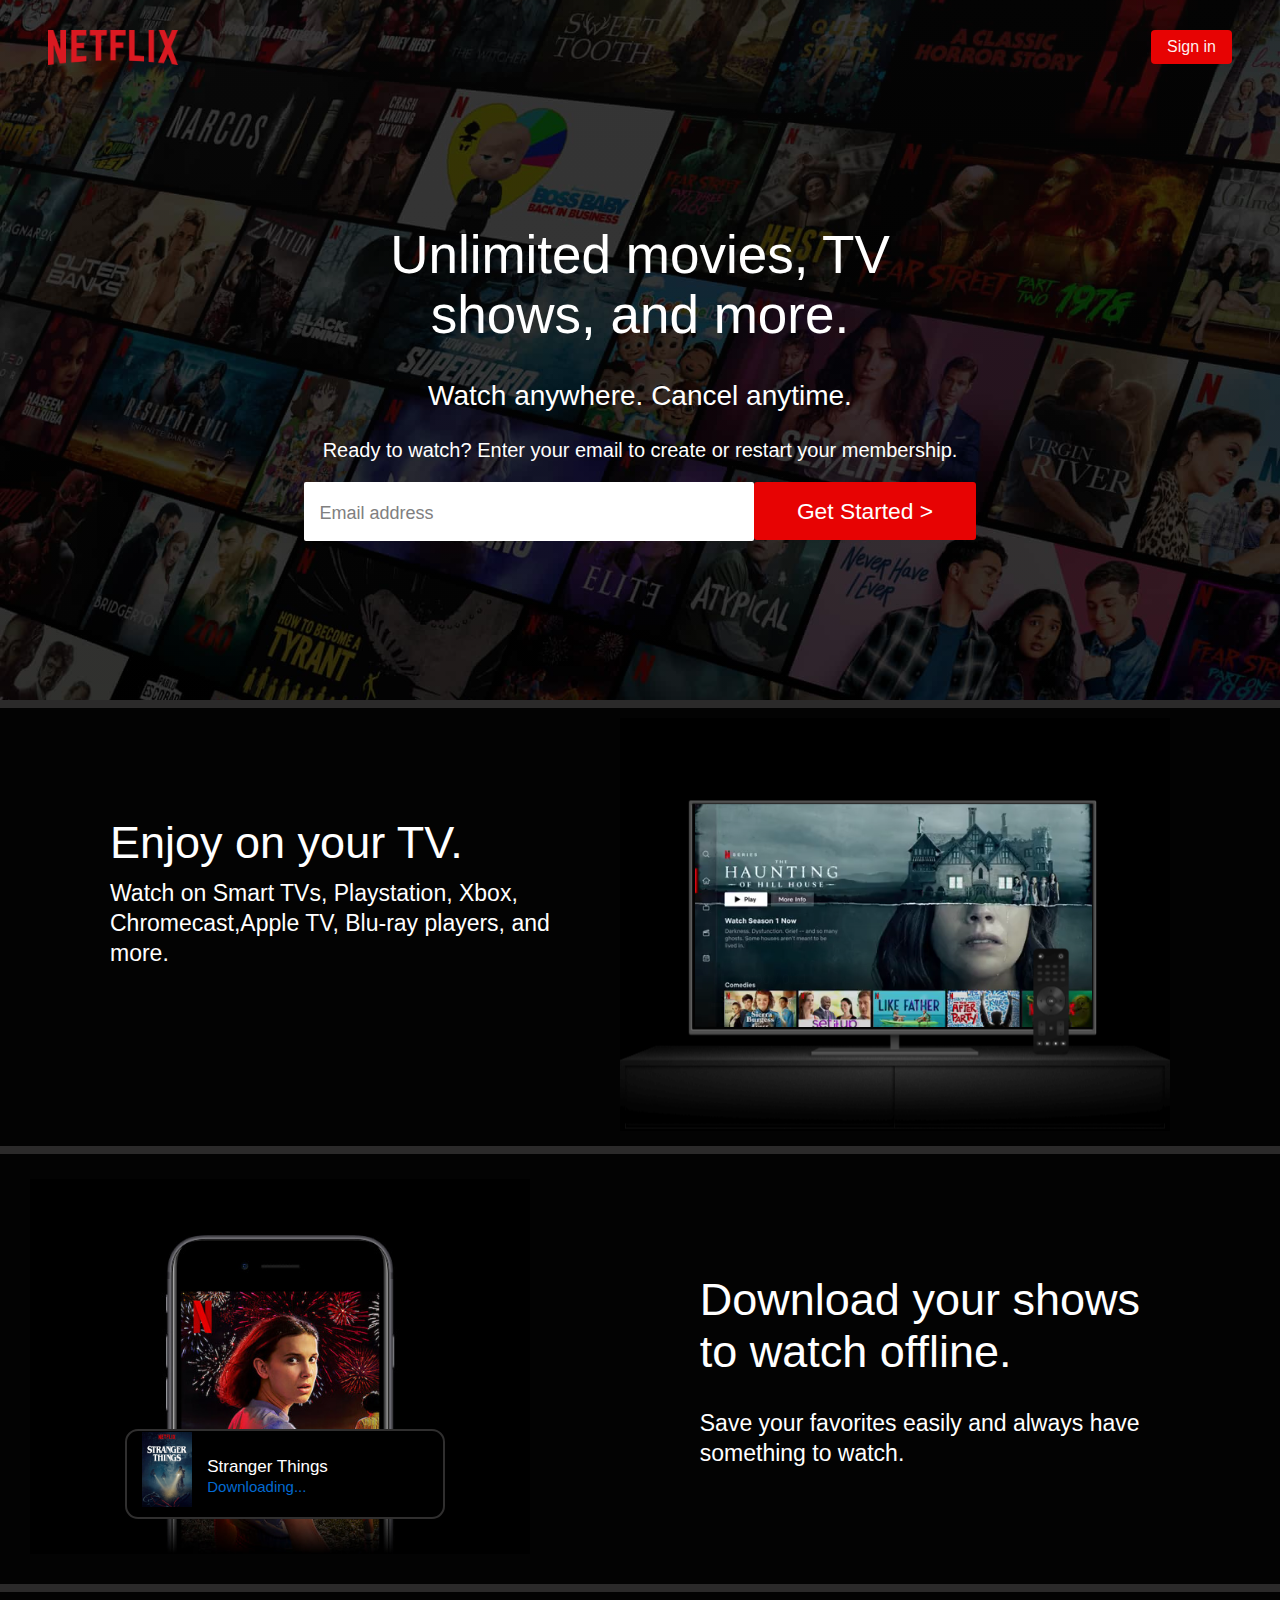
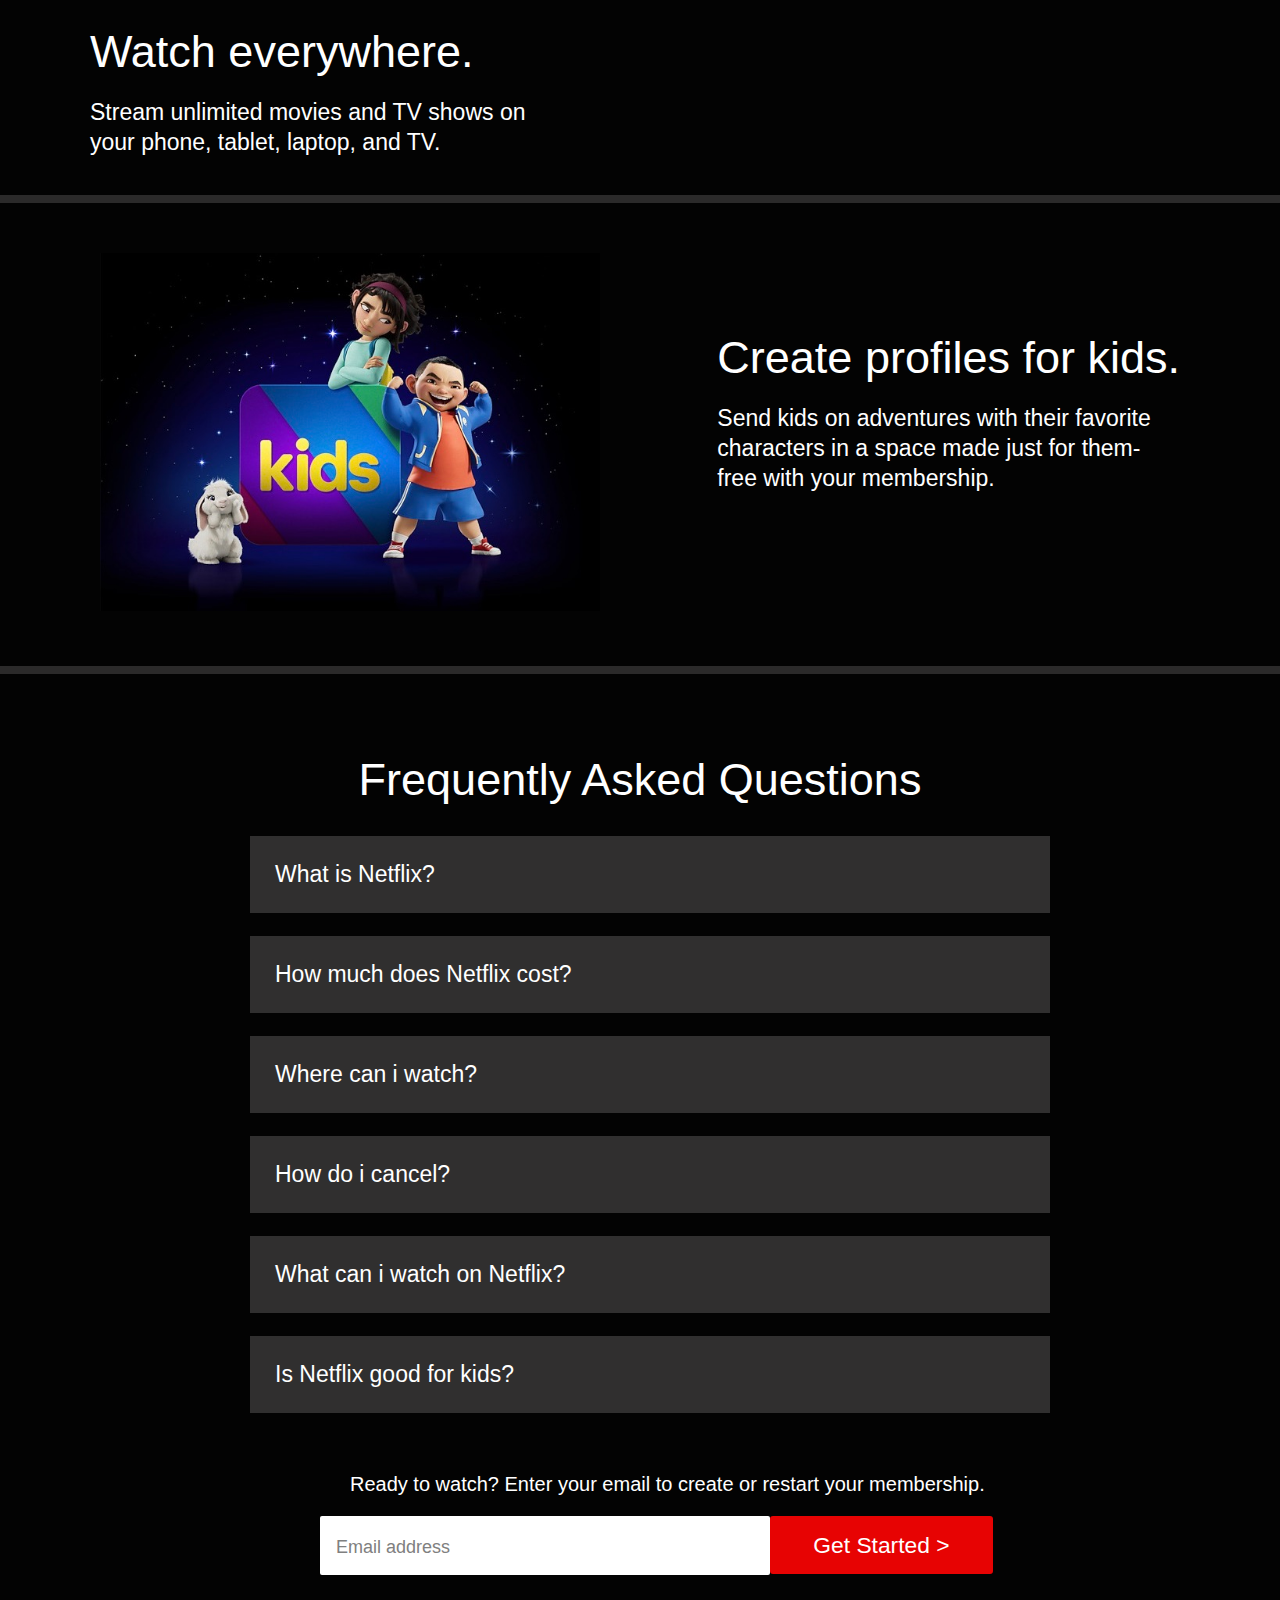
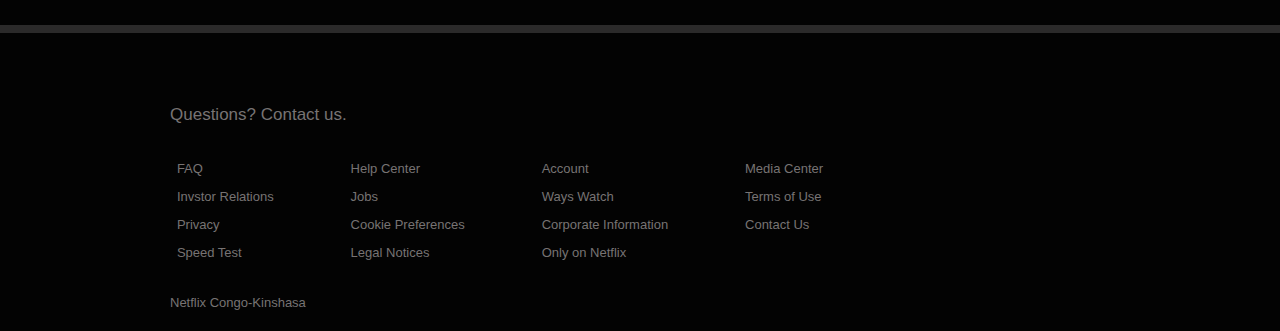
<file: index.html>
<!DOCTYPE html>
<html lang="en">

<head>
    <meta charset="UTF-8">
    <meta http-equiv="X-UA-Compatible" content="IE=edge">
    <meta name="netflix" content="width=device-width, initial-scale=1.0">
    <link rel="stylesheet" href="style.css">
    <title>Netflix</title>
</head>

<body>
    <header>
        <div class="container1">
            <nav class="nav-bar">
                <a href="index.html"><img src="image/logo.png" alt="logo"></a>
                <a href="formulaire.html"><button>Sign in</button></a>
            </nav>
            <div class="form">
                <h1>Unlimited movies, TV <br> shows, and more.</h1>
                <h3>Watch anywhere. Cancel anytime.</h3>
                <p>Ready to watch? Enter your email to create or restart your membership.</p>
                <div class="input-lab">
                    <input type="text" name="mail" id="mail" placeholder="Email address"><a href="#"><label for="Get">Get Started &gt;</label></a>
                </div>
            </div>
        </div>
    </header>
    <hr>
    <section>
        <div class="principal-main">
            <div class="section-main1">
                <h1>Enjoy on your TV.</h1>
                <p>
                    Watch on Smart TVs, Playstation, Xbox,<br> Chromecast,Apple TV, Blu-ray players, and <br> more.
                </p>
            </div>
            <div class="section-main2">
                <img src="image/tv.png" alt="">
                <div class="video">
                    <video src="video/WhatsApp Video 2021-07-24 at 14.20.19.mp4" type="video/mp4" loop autoplay muted controls></video>
                </div>
            </div>
        </div>
    </section>
    <hr>
    <section>
        <div class="principal2-main">
            <div class="main-photo">
                <img class="photo1" src="image/phone.jpeg" alt="">

            </div>
            <div class="seconde-photo">
                <img src="image/boxshot.png" alt="">
                <p>Stranger Things <br><a href="#">Downloading...</a></p>
            </div>
            <div class="main-para">
                <h1>Download your shows <br> to watch offline.</h1>
                <p>Save your favorites easily and always have <br> something to watch.</p>
            </div>
        </div>
    </section>
    <hr>
    <section>
        <div class="principal3-main">
            <h1>Watch everywhere.</h1>
            <p>Stream unlimited movies and TV shows on <br> your phone, tablet, laptop, and TV.</p>
        </div>
    </section>
    <hr>
    <section>
        <div class="principal4-main">
            <div class="photo-main">
                <img src="image/kids.jpg" alt="">
            </div>
            <div class="main-paragra">
                <h1>Create profiles for kids.</h1>
                <p>Send kids on adventures with their favorite <br> characters in a space made just for them- <br>free with your membership.</p>
            </div>
        </div>
    </section>
    <hr>
    <section>
        <div class="principal5-main">
            <h1>Frequently Asked Questions</h1>
            <div class="sect">
                <div class="sect-main">
                    <p>What is Netflix?</p>
                </div>
                <div class="sect-main">
                    <p>How much does Netflix cost?</p>
                </div>
                <div class="sect-main">
                    <p>Where can i watch?</p>
                </div>
                <div class="sect-main">
                    <p>How do i cancel?</p>
                </div>
                <div class="sect-main">
                    <p>What can i watch on Netflix?</p>
                </div>
                <div class="sect-main">
                    <p>Is Netflix good for kids?</p>
                </div>
            </div>
            <div class="sect-input">
                <p>Ready to watch? Enter your email to create or restart your membership.</p>
                <input type="text" name="mail" id="mails" placeholder="Email address"><a href="#"><label for="Get">Get Started &gt;</label></a>
            </div>
        </div>
    </section>
    <hr>
</body>
<footer>
    <div class="principal6-main">
        <h4>Questions? Contact us.</h4>
        <div class="foot-main">
            <div class="foot1">
                <p>FAQ</p>
                <p>Invstor Relations</p>
                <p>Privacy</p>
                <p>Speed Test</p>
            </div>
            <div class="foot1">
                <p>Help Center</p>
                <p>Jobs</p>
                <p>Cookie Preferences</p>
                <p>Legal Notices</p>
            </div>
            <div class="foot1">
                <p>Account</p>
                <p>Ways Watch</p>
                <p>Corporate Information</p>
                <p>Only on Netflix</p>
            </div>
            <div class="foot1">
                <p>Media Center</p>
                <p>Terms of Use</p>
                <p>Contact Us</p>
            </div>

        </div>
        <h5>Netflix Congo-Kinshasa</h5>
    </div>
</footer>

</html>
</file>
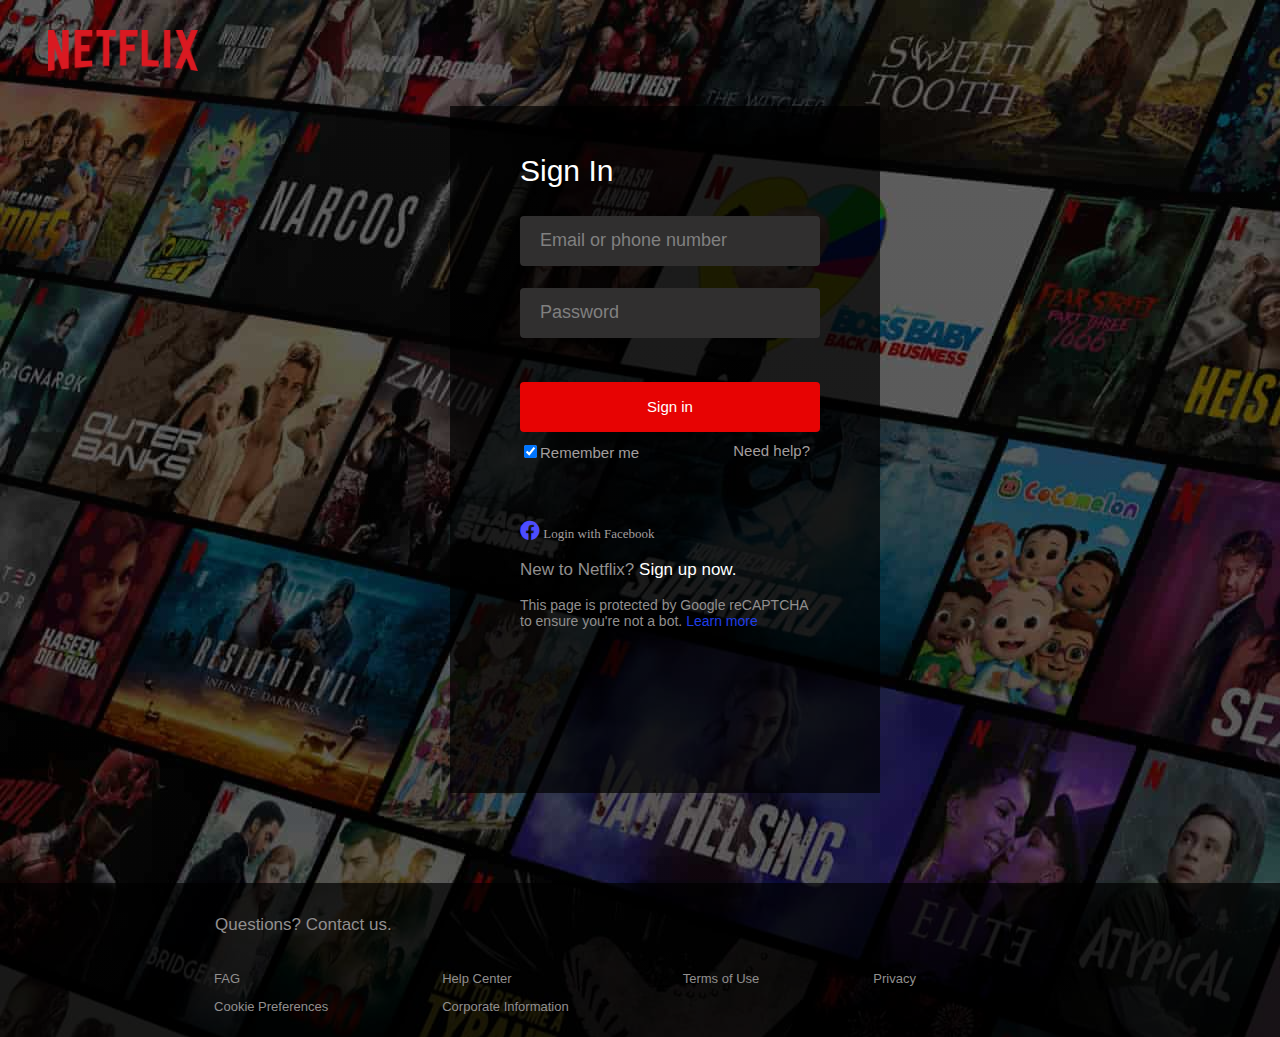
<file: formulaire.html>
<!DOCTYPE html>
<html lang="en">

<head>
    <meta charset="UTF-8">
    <meta http-equiv="X-UA-Compatible" content="IE=edge">
    <meta name="netflix" content="width=device-width, initial-scale=1.0">
    <link rel="stylesheet" href="style.css">
    <link rel="stylesheet" href="fontawesome/css/all.css">
    <title>Netflix</title>
</head>

<body>
    <header>
        <div class="container2">
            <nav class="nav-bar2">
                <a href="index.html"><img src="image/logo.png" alt="logo"></a>
            </nav>
            <div class="form-main">
                <form class="formule" action="formulaire.html">
                    <div class="lab">
                        <label class="label1" for="titre">Sign In</label>
                    </div>

                    <input class="input1" type="text" id="email" name="email" placeholder="Email or phone number"><br><br>
                    <input class="input1" type="password" id="password" name="password" placeholder="Password"><br><br><br>
                    <input class="input2" type="submit" value="Sign in">

                    <div class="bien">
                        <label for="rem"><input class="input3" type="checkbox" name="remember" value="R" checked>Remember me</label>
                        <label>Need help?</label>
                    </div>
                    <div class="bien2">
                        <a href="https://web.facebook.com/?_rdc=1&_rdr"><i class="fab fa-facebook" style="font-size: 20px; color: rgb(77, 77, 255);"><span class="span1"> Login with Facebook</span></i></a>
                        <h3>New to Netflix?<span class="span2"> Sign up now.</span></h3>
                        <p>This page is protected by Google reCAPTCHA to ensure you're not a bot. <span class="span3">Learn more</span></p>
                    </div>
                </form>
            </div>

            <div class="foot-formule">
                <h4>Questions? Contact us.</h4>
                <div class="foot-forme">
                    <div class="foot-form">
                        <p>FAG</p>
                        <p>Cookie Preferences</p>
                    </div>
                    <div class="foot-form">
                        <p>Help Center</p>
                        <p>Corporate Information</p>
                    </div>
                    <div class="foot-form">
                        <p>Terms of Use</p>
                    </div>
                    <div class="foot-form">
                        <p>Privacy</p>
                    </div>
                </div>
            </div>
        </div>
    </header>

</body>

</html>
</file>
<file: style.css>
/* Début du projet Netflix css */

* {
    box-sizing: border-box;
}

body,
html {
    margin: 0;
    padding: 0;
    color: white;
    font-size: 19px;
    background-color: rgb(3, 3, 3);
}


/* style du premier container */

.container1 {
    height: 700px;
    background: linear-gradient(rgba(5, 5, 5, 0.74), rgba(0, 0, 0, 0.733)), no-repeat center center /cover url("image/background.jpg");
}

.nav-bar {
    padding: 30px 48px;
    display: flex;
    justify-content: space-between;
}

.nav-bar img {
    width: 130px;
    height: auto;
}

.nav-bar button {
    padding: 8px 16px;
    background-color: rgb(231, 3, 3);
    color: rgba(255, 255, 255, 0.938);
    border: none;
    border-radius: 4px;
    font-family: sans-serif;
    font-size: 16px;
}

.form {
    text-align: center;
    margin-top: 125px;
}

.form h1 {
    font-family: "Netflix sans", "Helvetica Neue", Helvetica, Arial, sans-serif;
    font-weight: 500;
    font-size: 53px;
    line-height: 60px;
}

.form h3 {
    font-family: "Netflix sans", "Helvetica Neue", Helvetica, Arial, sans-serif;
    font-weight: 300;
    font-size: 28px;
    line-height: 30px;
}

.form p {
    font-family: "Netflix sans", "Helvetica Neue", Helvetica, Arial, sans-serif;
    font-weight: 300;
    font-size: 20px;
    line-height: -70px;
}

.form input {
    font-size: 1.2em;
    padding: 0.7em;
    width: 450px;
    border: none;
    border-radius: 2px;
    outline: none;
}

::placeholder {
    text-align: left;
    color: rgb(145, 143, 143);
    font-size: 0.7em;
}

.form label {
    font-size: 1.2rem;
    padding: 0.7em 1.9em;
    border-radius: 3px;
    background-color: rgb(231, 3, 3);
    font-family: Arial, Helvetica, sans-serif;
    font-weight: 100;
}

.form a {
    color: white;
    text-decoration: none;
}

hr {
    margin: 0;
    height: 8px;
    background-color: rgb(43, 42, 42);
    border: none;
}


/* style du deuxième container*/

.principal-main {
    padding: 10px 110px;
    display: flex;
    justify-content: space-between;
}

.section-main1 {
    margin-top: 90px;
}

.section-main1 h1 {
    font-family: "Netflix sans", "Helvetica Neue", Helvetica, Arial, sans-serif;
    font-size: 45px;
    line-height: 10px;
    font-weight: 500;
}

.section-main1 p {
    font-family: "Netflix sans", "Helvetica Neue", Helvetica, Arial, sans-serif;
    font-size: 23px;
    line-height: 30px;
    font-weight: 300;
}

.section-main2 img {
    position: relative;
    width: 550px;
    height: auto;
    z-index: 1;
}

.section-main2 video {
    position: absolute;
    margin: -332px 75px;
    width: 397px;
    height: auto;
}


/* style du troisième container */

.principal2-main {
    padding: 25px 30px;
    display: flex;
    justify-content: space-between;
}

.main-photo .photo1 {
    width: 500px;
    height: auto;
}

.seconde-photo {
    margin-left: -550px;
    margin-top: 250px;
    width: 320px;
    height: 90px;
    padding: 1px 15px;
    display: flex;
    justify-content: space-between;
    border: 2px solid;
    border-radius: 13px 13px;
    border-color: rgb(48, 47, 47);
    background: rgb(0, 0, 0);
}

.seconde-photo img {
    width: 50px;
    height: 75px;
}

.seconde-photo p {
    margin-right: 100px;
    margin-top: 25px;
    font-family: "Netflix sans", "Helvetica Neue", Helvetica, Arial, sans-serif;
    font-size: 17px;
    line-height: 20px;
}

.seconde-photo a {
    text-decoration: none;
    color: rgb(3, 106, 209);
    font-size: 15px;
    font-family: "Netflix sans", "Helvetica Neue", Helvetica, Arial, sans-serif;
}

.main-para {
    margin: 65px 110px;
}

.main-para h1 {
    font-family: "Netflix sans", "Helvetica Neue", Helvetica, Arial, sans-serif;
    font-size: 45px;
    font-weight: 500;
}

.main-para p {
    font-family: "Netflix sans", "Helvetica Neue", Helvetica, Arial, sans-serif;
    font-size: 23px;
    line-height: 30px;
    font-weight: 300;
}


/* style du quatrième container */

.principal3-main {
    padding: 15px 90px;
    font-family: "Netflix sans", "Helvetica Neue", Helvetica, Arial, sans-serif;
    line-height: 30px;
}

.principal3-main h1 {
    font-size: 45px;
    font-weight: 500;
}

.principal3-main p {
    font-size: 23px;
    font-weight: 300;
}


/* style du cinquième container */

.principal4-main {
    display: flex;
    justify-content: space-between;
    padding: 50px 100px;
}

.photo-main img {
    width: 500px;
    height: auto;
}

.main-paragra {
    padding: 60px 0;
    font-family: "Netflix sans", "Helvetica Neue", Helvetica, Arial, sans-serif;
    line-height: 30px;
}

.main-paragra h1 {
    font-size: 45px;
    font-weight: 500;
}

.main-paragra p {
    font-size: 23px;
    font-weight: 300;
}


/* style du sixième container */

.principal5-main {
    padding: 50px 0;
    font-family: "Netflix sans", "Helvetica Neue", Helvetica, Arial, sans-serif;
}

.principal5-main h1 {
    font-size: 45px;
    font-weight: 500;
    text-align: center;
}

.sect .sect-main p {
    display: flex;
    flex-flow: column wrap;
    font-size: 23px;
    border: 0 solid;
    background-color: rgb(48, 47, 47);
    padding: 25px 25px;
    width: 800px;
    margin-left: 250px;
}

.sect-input {
    margin-left: 320px;
    margin-top: 60px;
}

.sect-input p {
    margin-left: 30px;
    font-size: 20px;
    font-weight: 300;
}

.sect-input input {
    font-size: 1.2em;
    padding: 0.7em;
    width: 450px;
    border: none;
    border-radius: 2px;
    outline: none;
}

::placeholder {
    text-align: left;
    color: rgb(145, 143, 143);
    font-size: 0.7em;
}

.sect-input label {
    font-size: 1.2rem;
    padding: 0.7em 1.9em;
    border-radius: 3px;
    background-color: rgb(231, 3, 3);
    font-family: Arial, Helvetica, sans-serif;
    font-weight: 100;
}

.sect-input a {
    color: white;
    text-decoration: none;
}


/* style du septième containair */

.principal6-main {
    font-family: "Netflix sans", "Helvetica Neue", Helvetica, Arial, sans-serif;
    color: rgb(119, 115, 115);
    padding-top: 50px;
}

.principal6-main h4 {
    font-size: 17px;
    font-weight: 400;
    padding: 0 170px;
}

.principal6-main h5 {
    font-size: 13px;
    font-weight: 400;
    padding: 0 170px;
}

.foot-main {
    display: flex;
    flex-flow: row wrap;
    justify-content: space-evenly;
    padding: 0 120px;
    margin-right: 280px;
}

.foot-main .foot1 {
    padding: 0 20px;
    font-weight: 400;
    font-size: 13px;
}


/* Deuxième page formulaire */

.container2 {
    height: auto;
    background: linear-gradient(rgba(5, 5, 5, 0.521), rgba(0, 0, 0, 0.541)), no-repeat url("image/background.jpg");
}

.nav-bar2 {
    padding: 30px 48px;
    display: flex;
}

.nav-bar2 img {
    width: 150px;
    height: auto;
}

.form-main {
    padding: 0 450px;
    font-family: "Netflix sans", "Helvetica Neue", Helvetica, Arial, sans-serif;
}

.form-main .formule {
    padding: 20px 70px;
    padding-bottom: 100px;
    border: 1px solid;
    border: none;
    background-color: rgba(0, 0, 0, 0.705);
    width: 430px;
    height: auto;
}

.lab .label1 {
    font-size: 30px;
    font-weight: 500;
    line-height: 90px;
}

.formule .input1 {
    width: 300px;
    height: 50px;
    border-radius: 4px 4px;
    border: none;
    line-height: 30px;
    font-size: 18px;
    color: gray;
    padding-left: 20px;
    outline: none;
    background-color: rgb(48, 47, 47);
}

::placeholder {
    font-size: 18px;
    font-weight: 200;
    color: gray;
}

.formule .input2 {
    width: 300px;
    height: 50px;
    border: none;
    border-radius: 4px 4px;
    color: white;
    font-size: 15px;
    font-weight: 500;
    background-color: rgb(231, 3, 3);
}

.formule .bien {
    display: flex;
    justify-content: space-between;
    padding: 10px 0;
    font-size: 15px;
    font-weight: 400;
    color: rgb(163, 158, 158);
}

.formule .bien2 {
    padding: 50px 0;
}

.bien .input3 {
    font-size: 100px;
    color: rgb(145, 143, 143);
}

.bien2 .span1 {
    color: rgb(163, 158, 158);
    font-size: 13px;
}

.bien2 h3 {
    font-size: 17px;
    font-weight: 400;
    color: rgb(145, 143, 143);
}

.bien2 .span2 {
    color: white;
}

.bien2 p {
    font-size: 14px;
    font-weight: 300;
    color: rgb(145, 143, 143);
}

.bien2 .span3 {
    color: rgb(32, 62, 233);
}


/* style du deuxième contaire de la page formulaire */

.foot-formule {
    padding: 10px 0;
    margin-top: 90px;
    font-family: "Netflix sans", "Helvetica Neue", Helvetica, Arial, sans-serif;
    color: rgb(145, 143, 143);
    border: 1px solid;
    border: none;
    background-color: rgba(0, 0, 0, 0.705);
}

.foot-formule h4 {
    font-size: 17px;
    font-weight: 300;
    margin-left: 215px;
}

.foot-forme .foot-form {
    font-size: 13px;
    font-weight: 300;
}

.foot-forme {
    display: flex;
    flex-flow: row wrap;
    justify-content: space-evenly;
    padding: 0 100px;
    margin-right: 150px;
}


/* Fin du projet Netflix css */
</file>
